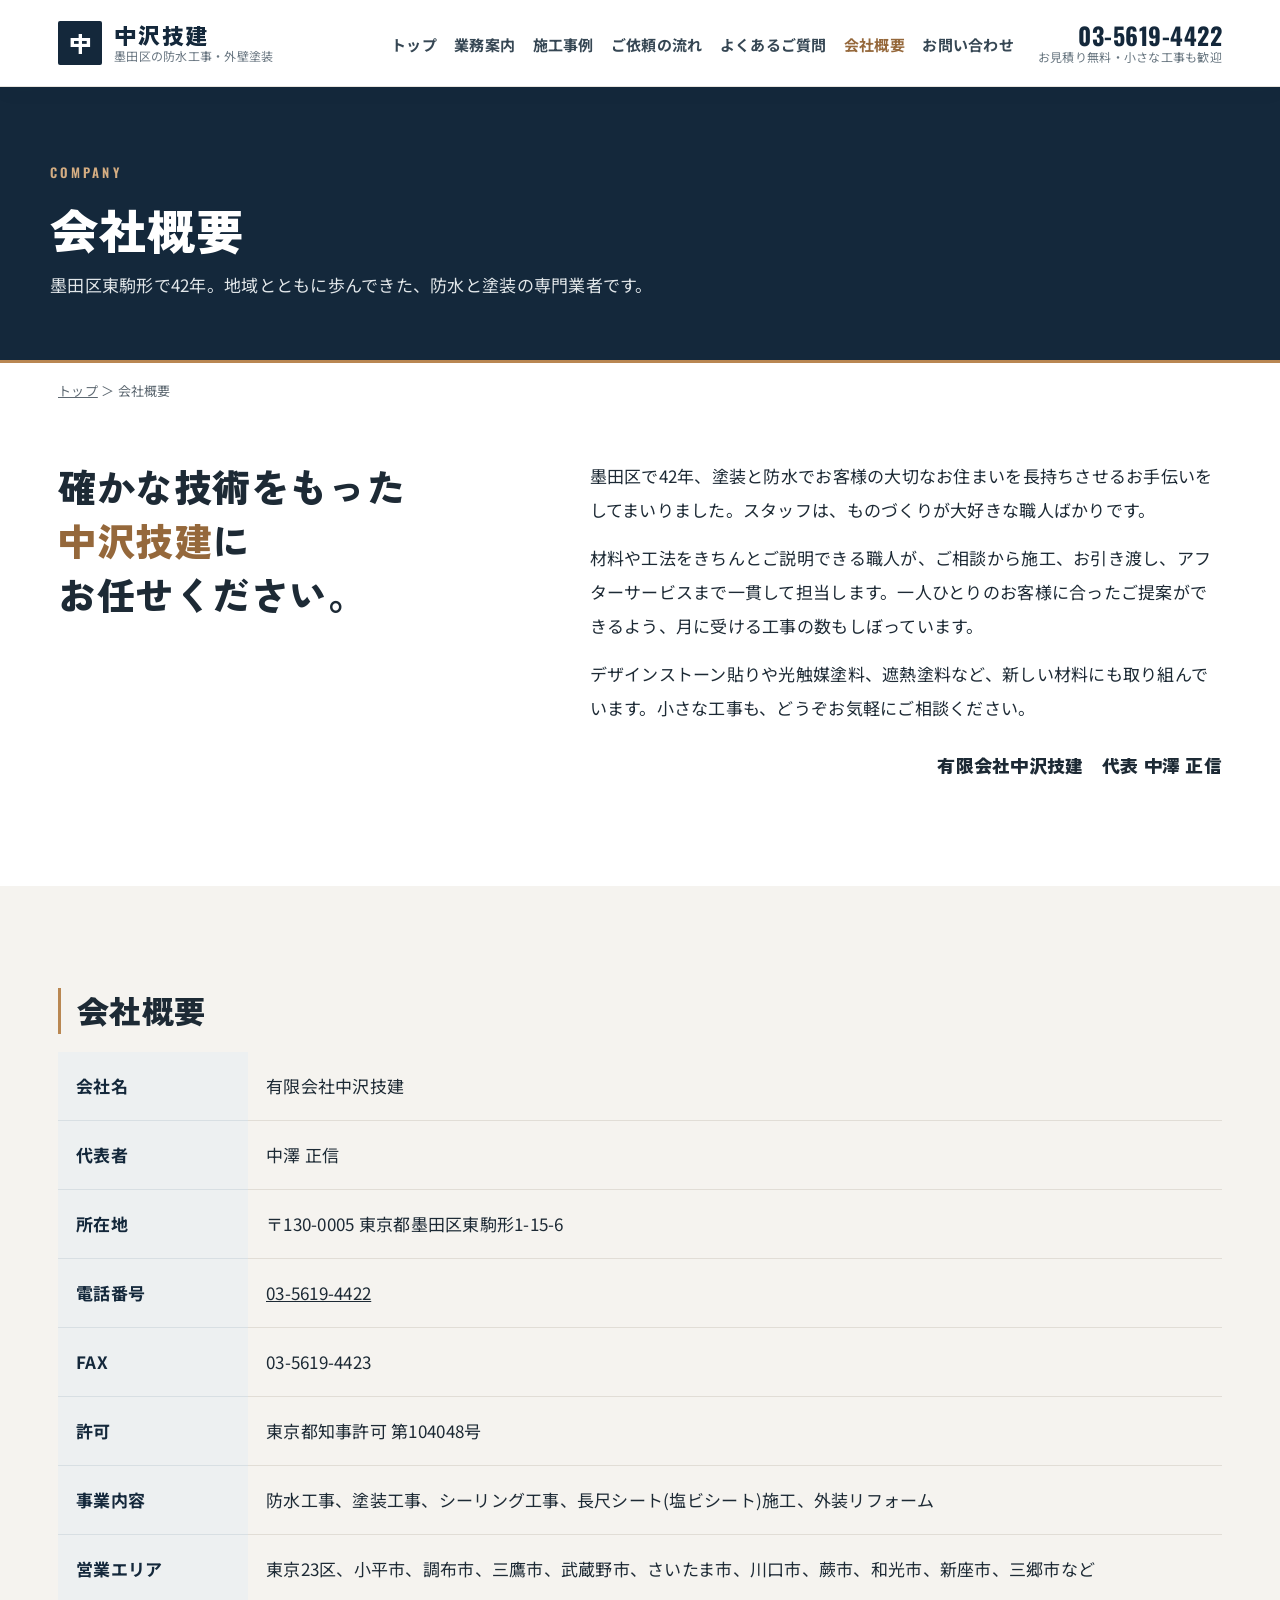
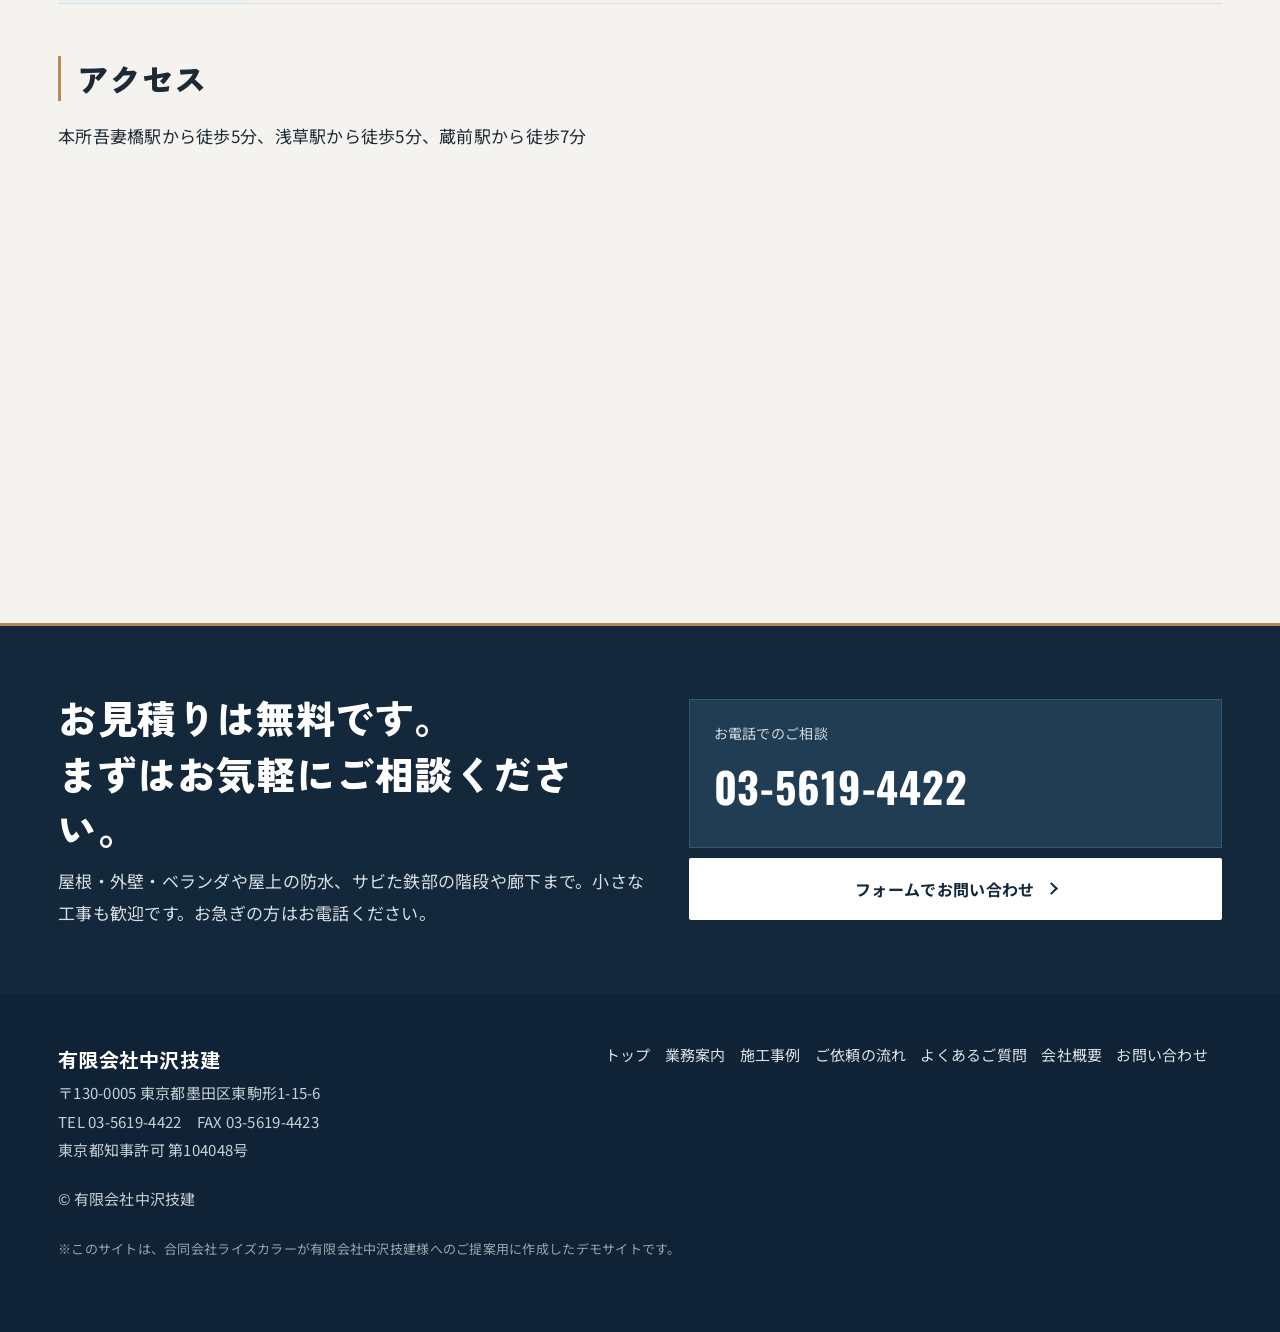
<file: company.html>
<!doctype html>
<html lang="ja">
<head>
<meta charset="utf-8">
<meta name="viewport" content="width=device-width, initial-scale=1">
<meta name="robots" content="noindex, nofollow">
<title>会社概要・ごあいさつ｜有限会社中沢技建</title>
<meta name="description" content="有限会社中沢技建(代表 中澤正信)の会社概要とごあいさつ。墨田区東駒形、本所吾妻橋駅・浅草駅から徒歩5分。">
<link rel="preconnect" href="https://fonts.googleapis.com"><link rel="preconnect" href="https://fonts.gstatic.com" crossorigin>
<link href="https://fonts.googleapis.com/css2?family=Noto+Sans+JP:wght@400;500;700&family=Zen+Kaku+Gothic+New:wght@700;900&family=Oswald:wght@600;700&display=swap" rel="stylesheet">
<link rel="stylesheet" href="style.css">
<script type="application/ld+json">
{"@context":"https://schema.org","@type":"HousePainter","name":"有限会社中沢技建","url":"https://www.nakazawagiken.com/","telephone":"+81-3-5619-4422","faxNumber":"+81-3-5619-4423",
"founder":{"@type":"Person","name":"中澤 正信"},
"address":{"@type":"PostalAddress","addressRegion":"東京都","addressLocality":"墨田区","streetAddress":"東駒形1-15-6","addressCountry":"JP"},
"areaServed":["東京都23区","小平市","調布市","三鷹市","武蔵野市","さいたま市","川口市","蕨市","和光市","新座市","三郷市"],
"description":"東京都墨田区で42年。防水工事、外壁塗装、屋根塗装、鉄部・廊下・階段の塗装、シーリング、長尺シート施工、外装リフォームの専門業者。"}
</script>
</head>
<body>
<header><div class="w hd">
<a class="logo" href="index.html"><span class="mk">中</span><span><b>中沢技建</b><small>墨田区の防水工事・外壁塗装</small></span></a>
<nav id="gn"><ul><li><a href="index.html">トップ</a></li><li><a href="service.html">業務案内</a></li><li><a href="works.html">施工事例</a></li><li><a href="flow.html">ご依頼の流れ</a></li><li><a href="faq.html">よくあるご質問</a></li><li><a href="company.html" class=on>会社概要</a></li><li><a href="contact.html">お問い合わせ</a></li></ul></nav>
<div class="htel"><a href="tel:0356194422">03-5619-4422</a><small>お見積り無料・小さな工事も歓迎</small></div>
<button class="mb" aria-label="メニュー" onclick="document.getElementById('gn').classList.toggle('open')"><span></span><span></span><span></span></button>
</div></header>
<main>
<section class="phero"><img src="https://images.unsplash.com/photo-1757970326337-95d7cca56fa1?auto=format&fit=crop&w=1800&q=70" alt="" onerror="this.remove()"><div class="w"><span class="en">COMPANY</span><h1>会社概要</h1><p>墨田区東駒形で42年。地域とともに歩んできた、防水と塗装の専門業者です。</p></div></section>
<div class="hz"></div>
<div class="w crumb"><a href="index.html">トップ</a> ＞ 会社概要</div>
<section class="sec" style="padding-top:40px"><div class="w greet">
<h2>確かな技術をもった<br><em>中沢技建</em>に<br>お任せください。</h2>
<div><p>墨田区で42年、塗装と防水でお客様の大切なお住まいを長持ちさせるお手伝いをしてまいりました。スタッフは、ものづくりが大好きな職人ばかりです。</p>
<p>材料や工法をきちんとご説明できる職人が、ご相談から施工、お引き渡し、アフターサービスまで一貫して担当します。一人ひとりのお客様に合ったご提案ができるよう、月に受ける工事の数もしぼっています。</p>
<p>デザインストーン貼りや光触媒塗料、遮熱塗料など、新しい材料にも取り組んでいます。小さな工事も、どうぞお気軽にご相談ください。</p>
<p class="sign">有限会社中沢技建　代表 中澤 正信</p></div>
</div></section>
<section class="sec pp"><div class="w prose">
<h2>会社概要</h2>
<table class="tb">
<tr><th>会社名</th><td>有限会社中沢技建</td></tr>
<tr><th>代表者</th><td>中澤 正信</td></tr>
<tr><th>所在地</th><td>〒130-0005 東京都墨田区東駒形1-15-6</td></tr>
<tr><th>電話番号</th><td><a href="tel:0356194422">03-5619-4422</a></td></tr>
<tr><th>FAX</th><td>03-5619-4423</td></tr>
<tr><th>許可</th><td>東京都知事許可 第104048号</td></tr>
<tr><th>事業内容</th><td>防水工事、塗装工事、シーリング工事、長尺シート(塩ビシート)施工、外装リフォーム</td></tr>
<tr><th>営業エリア</th><td>東京23区、小平市、調布市、三鷹市、武蔵野市、さいたま市、川口市、蕨市、和光市、新座市、三郷市など</td></tr>
</table>
<h2>アクセス</h2>
<p>本所吾妻橋駅から徒歩5分、浅草駅から徒歩5分、蔵前駅から徒歩7分</p>
<iframe class="map" loading="lazy" title="中沢技建の地図" src="https://www.google.com/maps?q=%E6%9D%B1%E4%BA%AC%E9%83%BD%E5%A2%A8%E7%94%B0%E5%8C%BA%E6%9D%B1%E9%A7%92%E5%BD%A21-15-6&output=embed"></iframe>
</div></section>
</main>
<div class="hz"></div>
<section class="ctab"><div class="w">
<div><h2>お見積りは無料です。<br>まずはお気軽にご相談ください。</h2><p>屋根・外壁・ベランダや屋上の防水、サビた鉄部の階段や廊下まで。小さな工事も歓迎です。お急ぎの方はお電話ください。</p></div>
<div><a class="tel" href="tel:0356194422"><small>お電話でのご相談</small><b>03-5619-4422</b></a><a class="btn btn-w" href="contact.html">フォームでお問い合わせ</a></div>
</div></section>
<footer><div class="w"><div class="f">
<div><b>有限会社中沢技建</b><br>〒130-0005 東京都墨田区東駒形1-15-6<br>TEL 03-5619-4422　FAX 03-5619-4423<br>東京都知事許可 第104048号</div>
<div class="lk"><a href="index.html">トップ</a><a href="service.html">業務案内</a><a href="works.html">施工事例</a><a href="flow.html">ご依頼の流れ</a><a href="faq.html">よくあるご質問</a><a href="company.html">会社概要</a><a href="contact.html">お問い合わせ</a></div>
</div>
<p style="margin-top:20px">© 有限会社中沢技建</p>
<p class="demo">※このサイトは、合同会社ライズカラーが有限会社中沢技建様へのご提案用に作成したデモサイトです。</p>
</div></footer>
<div class="cb"><a class="t" href="tel:0356194422"><small>タップでかけられます</small>電話する</a><a class="m" href="contact.html"><small>無料</small>お見積り</a></div>
<!-- Cloudflare Web Analytics --><script defer src='https://static.cloudflareinsights.com/beacon.min.js' data-cf-beacon='{"token": "66a2b055c38a48da9c19547b0177c091"}'></script><!-- End Cloudflare Web Analytics -->
</body>
</html>
</file>
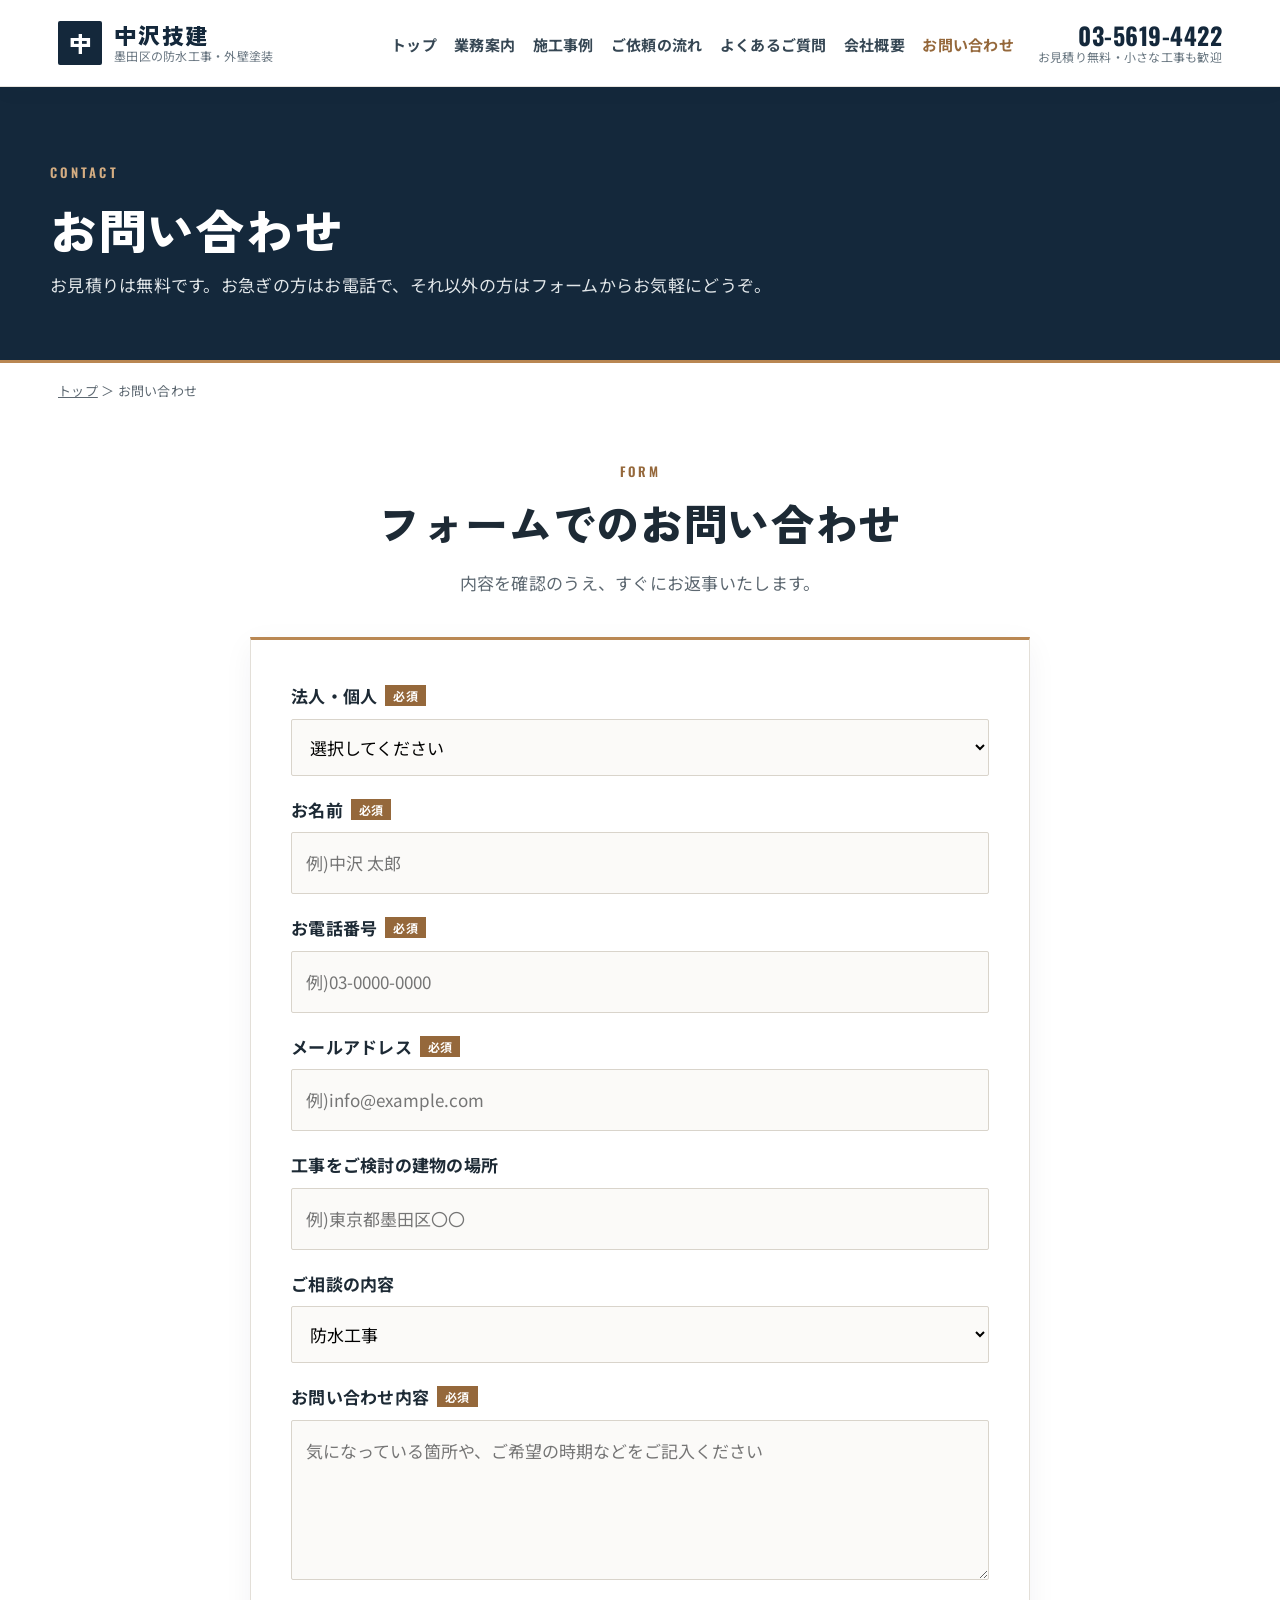
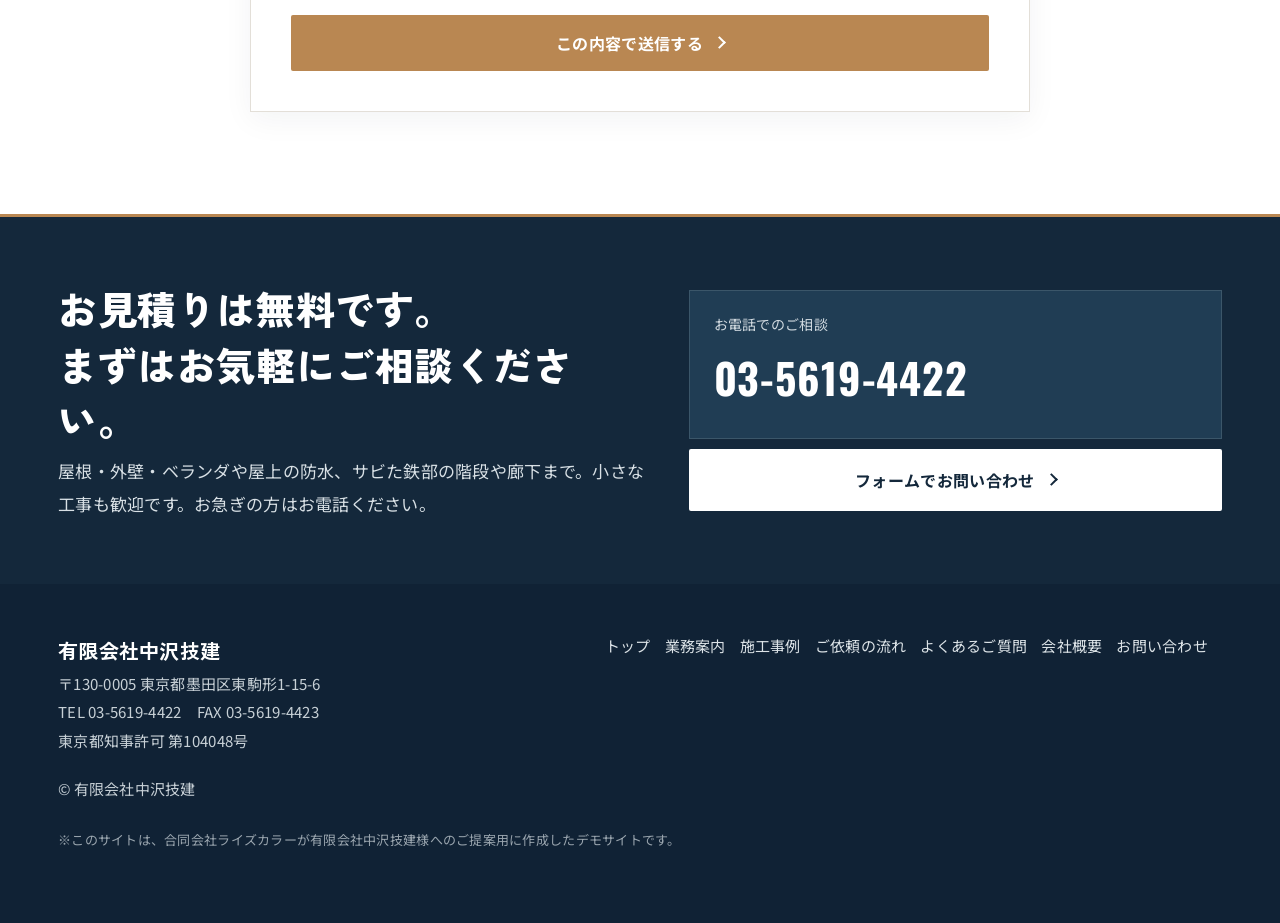
<file: contact.html>
<!doctype html>
<html lang="ja">
<head>
<meta charset="utf-8">
<meta name="viewport" content="width=device-width, initial-scale=1">
<meta name="robots" content="noindex, nofollow">
<title>お問い合わせ・無料見積り｜有限会社中沢技建</title>
<meta name="description" content="有限会社中沢技建へのお問い合わせ。電話 03-5619-4422、FAX 03-5619-4423。お見積り無料、小さな工事も歓迎。">
<link rel="preconnect" href="https://fonts.googleapis.com"><link rel="preconnect" href="https://fonts.gstatic.com" crossorigin>
<link href="https://fonts.googleapis.com/css2?family=Noto+Sans+JP:wght@400;500;700&family=Zen+Kaku+Gothic+New:wght@700;900&family=Oswald:wght@600;700&display=swap" rel="stylesheet">
<link rel="stylesheet" href="style.css">
<script type="application/ld+json">
{"@context":"https://schema.org","@type":"HousePainter","name":"有限会社中沢技建","url":"https://www.nakazawagiken.com/","telephone":"+81-3-5619-4422","faxNumber":"+81-3-5619-4423",
"founder":{"@type":"Person","name":"中澤 正信"},
"address":{"@type":"PostalAddress","addressRegion":"東京都","addressLocality":"墨田区","streetAddress":"東駒形1-15-6","addressCountry":"JP"},
"areaServed":["東京都23区","小平市","調布市","三鷹市","武蔵野市","さいたま市","川口市","蕨市","和光市","新座市","三郷市"],
"description":"東京都墨田区で42年。防水工事、外壁塗装、屋根塗装、鉄部・廊下・階段の塗装、シーリング、長尺シート施工、外装リフォームの専門業者。"}
</script>
</head>
<body>
<header><div class="w hd">
<a class="logo" href="index.html"><span class="mk">中</span><span><b>中沢技建</b><small>墨田区の防水工事・外壁塗装</small></span></a>
<nav id="gn"><ul><li><a href="index.html">トップ</a></li><li><a href="service.html">業務案内</a></li><li><a href="works.html">施工事例</a></li><li><a href="flow.html">ご依頼の流れ</a></li><li><a href="faq.html">よくあるご質問</a></li><li><a href="company.html">会社概要</a></li><li><a href="contact.html" class=on>お問い合わせ</a></li></ul></nav>
<div class="htel"><a href="tel:0356194422">03-5619-4422</a><small>お見積り無料・小さな工事も歓迎</small></div>
<button class="mb" aria-label="メニュー" onclick="document.getElementById('gn').classList.toggle('open')"><span></span><span></span><span></span></button>
</div></header>
<main>
<section class="phero"><img src="https://images.unsplash.com/photo-1777104247068-ad8c489cd9e9?auto=format&fit=crop&w=1800&q=70" alt="" onerror="this.remove()"><div class="w"><span class="en">CONTACT</span><h1>お問い合わせ</h1><p>お見積りは無料です。お急ぎの方はお電話で、それ以外の方はフォームからお気軽にどうぞ。</p></div></section>
<div class="hz"></div>
<div class="w crumb"><a href="index.html">トップ</a> ＞ お問い合わせ</div>
<section class="sec" style="padding-top:40px"><div class="w">
<div class="hd2 c"><span class="en">Form</span><h2>フォームでのお問い合わせ</h2><p>内容を確認のうえ、すぐにお返事いたします。</p></div>
<form class="form" onsubmit="alert('デモのため送信されません。');return false;">
<label>法人・個人<em>必須</em></label><select required><option value="">選択してください</option><option>個人</option><option>法人</option></select>
<label>お名前<em>必須</em></label><input required placeholder="例)中沢 太郎">
<label>お電話番号<em>必須</em></label><input type="tel" required placeholder="例)03-0000-0000">
<label>メールアドレス<em>必須</em></label><input type="email" required placeholder="例)info@example.com">
<label>工事をご検討の建物の場所</label><input placeholder="例)東京都墨田区〇〇">
<label>ご相談の内容</label><select><option>防水工事</option><option>外壁塗装</option><option>屋根塗装</option><option>鉄部・廊下・階段</option><option>シーリング</option><option>長尺シート</option><option>その他</option></select>
<label>お問い合わせ内容<em>必須</em></label><textarea required placeholder="気になっている箇所や、ご希望の時期などをご記入ください"></textarea>
<button class="btn btn-o" type="submit">この内容で送信する</button>
</form>
</div></section>
</main>
<div class="hz"></div>
<section class="ctab"><div class="w">
<div><h2>お見積りは無料です。<br>まずはお気軽にご相談ください。</h2><p>屋根・外壁・ベランダや屋上の防水、サビた鉄部の階段や廊下まで。小さな工事も歓迎です。お急ぎの方はお電話ください。</p></div>
<div><a class="tel" href="tel:0356194422"><small>お電話でのご相談</small><b>03-5619-4422</b></a><a class="btn btn-w" href="contact.html">フォームでお問い合わせ</a></div>
</div></section>
<footer><div class="w"><div class="f">
<div><b>有限会社中沢技建</b><br>〒130-0005 東京都墨田区東駒形1-15-6<br>TEL 03-5619-4422　FAX 03-5619-4423<br>東京都知事許可 第104048号</div>
<div class="lk"><a href="index.html">トップ</a><a href="service.html">業務案内</a><a href="works.html">施工事例</a><a href="flow.html">ご依頼の流れ</a><a href="faq.html">よくあるご質問</a><a href="company.html">会社概要</a><a href="contact.html">お問い合わせ</a></div>
</div>
<p style="margin-top:20px">© 有限会社中沢技建</p>
<p class="demo">※このサイトは、合同会社ライズカラーが有限会社中沢技建様へのご提案用に作成したデモサイトです。</p>
</div></footer>
<div class="cb"><a class="t" href="tel:0356194422"><small>タップでかけられます</small>電話する</a><a class="m" href="contact.html"><small>無料</small>お見積り</a></div>
<!-- Cloudflare Web Analytics --><script defer src='https://static.cloudflareinsights.com/beacon.min.js' data-cf-beacon='{"token": "66a2b055c38a48da9c19547b0177c091"}'></script><!-- End Cloudflare Web Analytics -->
</body>
</html>
</file>
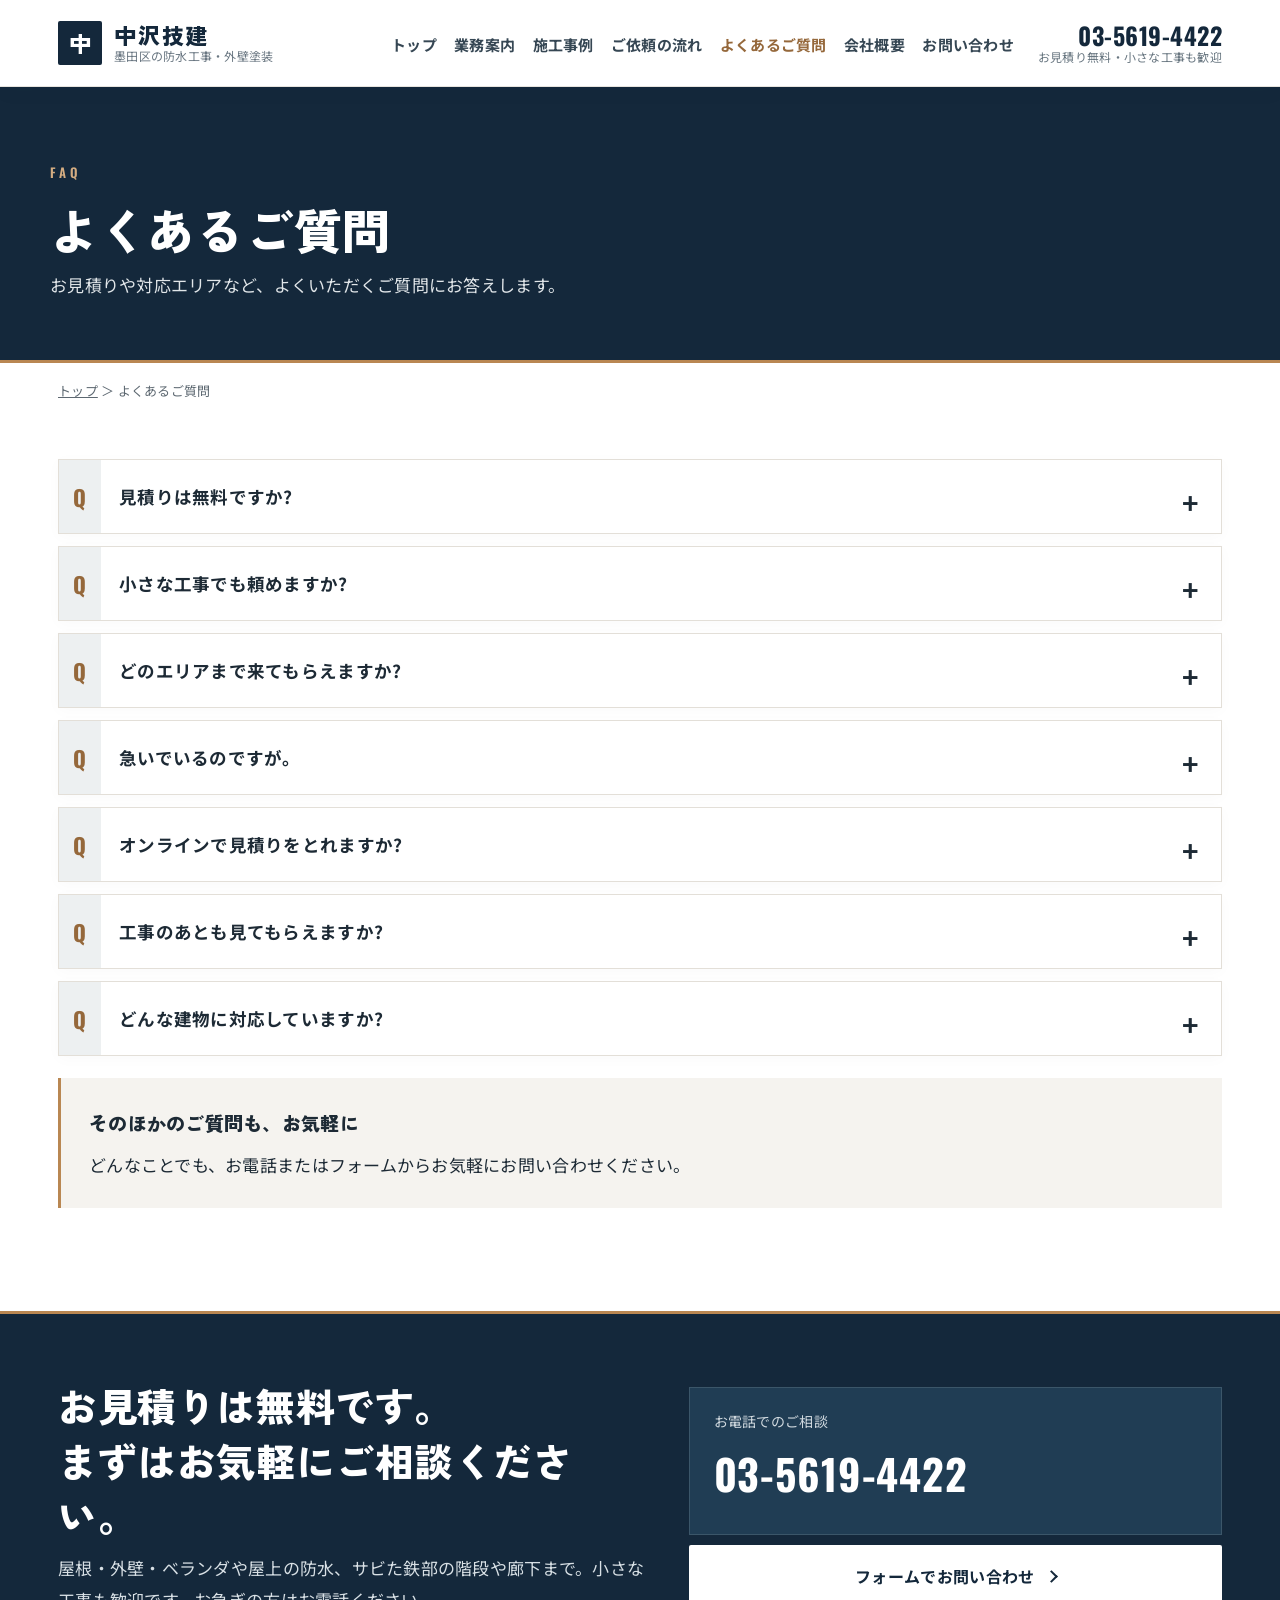
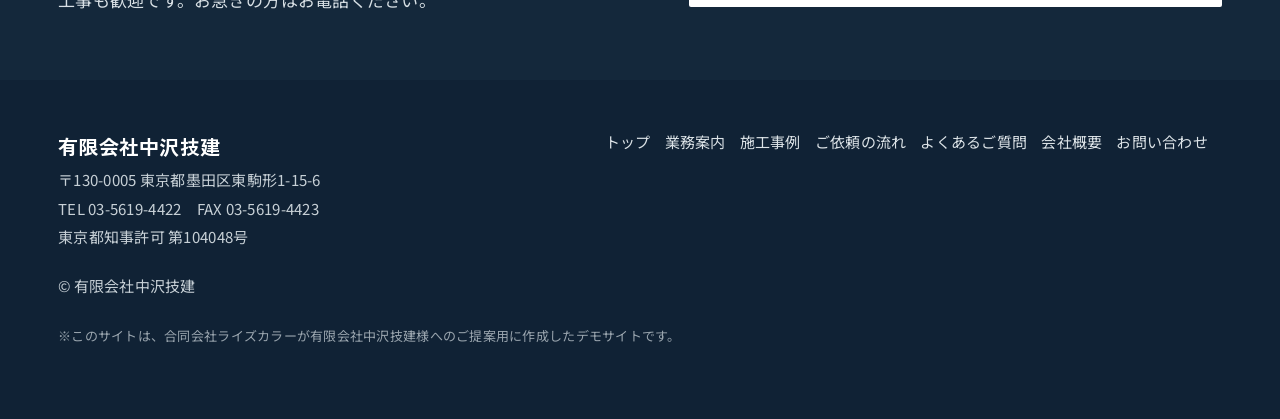
<file: faq.html>
<!doctype html>
<html lang="ja">
<head>
<meta charset="utf-8">
<meta name="viewport" content="width=device-width, initial-scale=1">
<meta name="robots" content="noindex, nofollow">
<title>よくあるご質問｜有限会社中沢技建</title>
<meta name="description" content="見積りは無料?小さな工事も頼める?対応エリアは?など、墨田区の中沢技建によくいただくご質問。">
<link rel="preconnect" href="https://fonts.googleapis.com"><link rel="preconnect" href="https://fonts.gstatic.com" crossorigin>
<link href="https://fonts.googleapis.com/css2?family=Noto+Sans+JP:wght@400;500;700&family=Zen+Kaku+Gothic+New:wght@700;900&family=Oswald:wght@600;700&display=swap" rel="stylesheet">
<link rel="stylesheet" href="style.css">
<script type="application/ld+json">
{"@context":"https://schema.org","@type":"HousePainter","name":"有限会社中沢技建","url":"https://www.nakazawagiken.com/","telephone":"+81-3-5619-4422","faxNumber":"+81-3-5619-4423",
"founder":{"@type":"Person","name":"中澤 正信"},
"address":{"@type":"PostalAddress","addressRegion":"東京都","addressLocality":"墨田区","streetAddress":"東駒形1-15-6","addressCountry":"JP"},
"areaServed":["東京都23区","小平市","調布市","三鷹市","武蔵野市","さいたま市","川口市","蕨市","和光市","新座市","三郷市"],
"description":"東京都墨田区で42年。防水工事、外壁塗装、屋根塗装、鉄部・廊下・階段の塗装、シーリング、長尺シート施工、外装リフォームの専門業者。"}
</script>
</head>
<body>
<header><div class="w hd">
<a class="logo" href="index.html"><span class="mk">中</span><span><b>中沢技建</b><small>墨田区の防水工事・外壁塗装</small></span></a>
<nav id="gn"><ul><li><a href="index.html">トップ</a></li><li><a href="service.html">業務案内</a></li><li><a href="works.html">施工事例</a></li><li><a href="flow.html">ご依頼の流れ</a></li><li><a href="faq.html" class=on>よくあるご質問</a></li><li><a href="company.html">会社概要</a></li><li><a href="contact.html">お問い合わせ</a></li></ul></nav>
<div class="htel"><a href="tel:0356194422">03-5619-4422</a><small>お見積り無料・小さな工事も歓迎</small></div>
<button class="mb" aria-label="メニュー" onclick="document.getElementById('gn').classList.toggle('open')"><span></span><span></span><span></span></button>
</div></header>
<main>
<section class="phero"><img src="https://images.unsplash.com/photo-1525909002-1b05e0c869d8?auto=format&fit=crop&w=1800&q=70" alt="" onerror="this.remove()"><div class="w"><span class="en">FAQ</span><h1>よくあるご質問</h1><p>お見積りや対応エリアなど、よくいただくご質問にお答えします。</p></div></section>
<div class="hz"></div>
<div class="w crumb"><a href="index.html">トップ</a> ＞ よくあるご質問</div>
<section class="sec" style="padding-top:40px"><div class="w prose" style="margin:0 auto">
<div class="faq"><details><summary>見積りは無料ですか?</summary><div class="a">はい、無料です。お問い合わせフォームまたはお電話(03-5619-4422)でお気軽にご依頼ください。</div></details><details><summary>小さな工事でも頼めますか?</summary><div class="a">はい、小規模な工事も歓迎しています。部分的な補修やサビ止めなども、お気軽にご相談ください。</div></details><details><summary>どのエリアまで来てもらえますか?</summary><div class="a">東京23区のほか、小平市・調布市・三鷹市・武蔵野市、さいたま市・川口市・蕨市・和光市・新座市・三郷市などに対応しています。</div></details><details><summary>急いでいるのですが。</summary><div class="a">お急ぎの方は、フォームよりもお電話でのご連絡がおすすめです。</div></details><details><summary>オンラインで見積りをとれますか?</summary><div class="a">はい。戸建て、小さなビル、マンションなどの外壁塗装・屋根塗装・ベランダや屋上の防水について、オンラインでお見積りをご依頼いただけます。明細書、使用する材料と価格、工事費、塗装の仕様書(工程と材料)までお出しします。</div></details><details><summary>工事のあとも見てもらえますか?</summary><div class="a">はい。ご相談から施工、お引き渡し、アフターサービスまで一貫して対応しています。</div></details><details><summary>どんな建物に対応していますか?</summary><div class="a">戸建て住宅、ビル、マンション、アパート、店舗など、規模を問わず対応しています。</div></details></div>
<div class="box"><b class="t">そのほかのご質問も、お気軽に</b>どんなことでも、お電話またはフォームからお気軽にお問い合わせください。</div>
</div></section>
</main>
<div class="hz"></div>
<section class="ctab"><div class="w">
<div><h2>お見積りは無料です。<br>まずはお気軽にご相談ください。</h2><p>屋根・外壁・ベランダや屋上の防水、サビた鉄部の階段や廊下まで。小さな工事も歓迎です。お急ぎの方はお電話ください。</p></div>
<div><a class="tel" href="tel:0356194422"><small>お電話でのご相談</small><b>03-5619-4422</b></a><a class="btn btn-w" href="contact.html">フォームでお問い合わせ</a></div>
</div></section>
<footer><div class="w"><div class="f">
<div><b>有限会社中沢技建</b><br>〒130-0005 東京都墨田区東駒形1-15-6<br>TEL 03-5619-4422　FAX 03-5619-4423<br>東京都知事許可 第104048号</div>
<div class="lk"><a href="index.html">トップ</a><a href="service.html">業務案内</a><a href="works.html">施工事例</a><a href="flow.html">ご依頼の流れ</a><a href="faq.html">よくあるご質問</a><a href="company.html">会社概要</a><a href="contact.html">お問い合わせ</a></div>
</div>
<p style="margin-top:20px">© 有限会社中沢技建</p>
<p class="demo">※このサイトは、合同会社ライズカラーが有限会社中沢技建様へのご提案用に作成したデモサイトです。</p>
</div></footer>
<div class="cb"><a class="t" href="tel:0356194422"><small>タップでかけられます</small>電話する</a><a class="m" href="contact.html"><small>無料</small>お見積り</a></div>
<!-- Cloudflare Web Analytics --><script defer src='https://static.cloudflareinsights.com/beacon.min.js' data-cf-beacon='{"token": "66a2b055c38a48da9c19547b0177c091"}'></script><!-- End Cloudflare Web Analytics -->
</body>
</html>
</file>
<file: style.css>
:root{--k:#141619;--k2:#1f2328;--k3:#2b3037;--st:#9aa2ab;--o:#ff6b1a;--od:#e2550a;--pp:#f4f2ee;--ink:#1b1d20;--mut:#5d636b;--line:#dedad3;
--h:"Zen Kaku Gothic New","Hiragino Kaku Gothic ProN",sans-serif;--b:"Noto Sans JP","Hiragino Kaku Gothic ProN","Yu Gothic",sans-serif;--en:"Oswald","Arial Narrow",sans-serif}
*{box-sizing:border-box;margin:0;padding:0}
html{scroll-behavior:smooth;scroll-padding-top:88px;overflow-x:clip}
body{font-family:var(--b);font-size:18px;line-height:1.95;color:var(--ink);background:#fff;-webkit-text-size-adjust:100%}
img{max-width:100%;display:block}a{color:inherit}
.w{max-width:1160px;margin:0 auto;padding:0 20px}
h1,h2,h3{font-family:var(--h);font-weight:900;line-height:1.45;letter-spacing:.03em}
.sec{padding:100px 0}.sec.pp{background:var(--pp)}.sec.dk{background:var(--k);color:#fff}
.hz{height:10px;background:repeating-linear-gradient(-45deg,var(--o) 0 18px,var(--k) 18px 36px)}
.hd2{margin-bottom:52px}
.hd2 .en{display:block;font-family:var(--en);font-weight:600;color:var(--o);letter-spacing:.25em;font-size:15px;text-transform:uppercase}
.hd2 h2{font-size:clamp(30px,4.6vw,46px);margin-top:4px}
.hd2 p{margin-top:14px;color:var(--mut);max-width:760px}
.dk .hd2 p{color:#c9ced4}
.hd2.c{text-align:center}.hd2.c p{margin-left:auto;margin-right:auto}
.btn{display:inline-flex;align-items:center;justify-content:center;gap:12px;text-decoration:none;font-weight:700;padding:18px 34px;font-size:18px;transition:.2s;border:0;cursor:pointer;font-family:var(--b);clip-path:polygon(0 0,calc(100% - 14px) 0,100% 14px,100% 100%,14px 100%,0 calc(100% - 14px))}
.btn-o{background:var(--o);color:#fff}.btn-o:hover{background:var(--od)}
.btn-k{background:var(--k);color:#fff}.btn-k:hover{background:var(--k3)}
.btn-w{background:#fff;color:var(--k)}
.btn::after{content:"";width:8px;height:8px;border:solid currentColor;border-width:2px 2px 0 0;transform:rotate(45deg)}
.ph{background:#e9e6e0;overflow:hidden}.ph img{width:100%;height:100%;object-fit:cover}
.ph.noimg{background:repeating-linear-gradient(-45deg,#e9e6e0 0 14px,#e1ddd5 14px 28px)}.ph.noimg img{visibility:hidden}
/* header */
header{position:sticky;top:0;z-index:50;background:var(--k);color:#fff;border-bottom:3px solid var(--o)}
.hd{display:flex;align-items:center;gap:22px;height:78px}
.logo{display:flex;align-items:center;gap:12px;text-decoration:none;margin-right:auto}
.logo .mk{width:46px;height:46px;background:var(--o);color:#fff;display:grid;place-items:center;font-family:var(--h);font-weight:900;font-size:24px;clip-path:polygon(0 0,100% 0,100% 72%,72% 100%,0 100%)}
.logo b{display:block;font-family:var(--h);font-weight:900;font-size:23px;line-height:1.2;letter-spacing:.08em}
.logo small{display:block;font-size:12px;color:var(--st);line-height:1.4;white-space:nowrap}
nav ul{display:flex;list-style:none;gap:22px;white-space:nowrap}
nav a{text-decoration:none;font-weight:700;font-size:15.5px;color:#e8eaed}nav a:hover,nav a.on{color:var(--o)}
.htel{line-height:1.2;white-space:nowrap;text-align:right}
.htel a{font-family:var(--en);font-weight:700;font-size:26px;text-decoration:none;color:#fff;letter-spacing:.02em}
.htel small{display:block;font-size:12px;color:var(--st)}
.mb{display:none;width:48px;height:48px;background:none;border:0;cursor:pointer}
.mb span{display:block;width:26px;height:2px;background:#fff;margin:6px auto}
@media(max-width:1180px){
 .mb{display:block}
 nav{position:fixed;top:81px;left:0;right:0;background:var(--k);transform:translateY(-130%);transition:.25s;z-index:40;box-shadow:0 12px 24px rgba(0,0,0,.3)}
 nav.open{transform:none}nav ul{flex-direction:column;gap:0;padding:6px 20px 18px}nav li{border-bottom:1px solid var(--k3)}
 nav a{display:block;padding:14px 4px;font-size:18px}
}
@media(max-width:640px){.htel{display:none}.logo small{display:none}}
/* hero */
.hero{position:relative;background:var(--k);color:#fff;overflow:hidden;min-height:min(86vh,740px);display:flex;align-items:center}
.hero .bg{position:absolute;inset:0;width:100%;height:100%;object-fit:cover;filter:grayscale(.6) contrast(1.05) brightness(.55)}
.hero::before{content:"";position:absolute;inset:0;background:linear-gradient(100deg,rgba(20,22,25,.95) 0%,rgba(20,22,25,.82) 45%,rgba(20,22,25,.35) 100%);z-index:1}
.hero::after{content:"";position:absolute;right:-8%;top:0;bottom:0;width:38%;background:var(--o);opacity:.92;clip-path:polygon(35% 0,100% 0,100% 100%,0 100%);z-index:1;mix-blend-mode:multiply}
.hero .w{position:relative;z-index:2;padding-top:70px;padding-bottom:80px;width:100%}
.hero .tag{display:inline-block;gap:10px;align-items:center;font-weight:700;font-size:16px;letter-spacing:.1em;border-left:5px solid var(--o);padding-left:12px}
.hero h1 .ln{white-space:nowrap}
.hero h1{font-size:clamp(30px,8.2vw,84px);line-height:1.22;margin:24px 0 22px;letter-spacing:.02em}
.hero h1 em{font-style:normal;color:var(--o)}
.hero p{font-size:clamp(17px,2vw,20px);max-width:640px;color:#e3e6ea}
.hero .cta{display:flex;flex-wrap:wrap;gap:14px;margin-top:36px}
.hero .years{position:absolute;z-index:2;right:max(20px,calc((100vw - 1160px)/2));bottom:48px;text-align:right;font-family:var(--en);line-height:.9}
.hero .years b{display:block;font-size:clamp(90px,13vw,170px);font-weight:700;color:#fff}
.hero .years small{display:block;font-family:var(--h);font-size:18px;font-weight:900;letter-spacing:.2em;margin-top:10px}
@media(max-width:860px){.hero::after{display:none}.hero .years{position:static;text-align:left;margin-top:30px}.hero .years b{font-size:84px}}
.stats{background:var(--k2);color:#fff}
.stats ul{list-style:none;display:grid;grid-template-columns:repeat(4,1fr)}
.stats li{padding:26px 16px;border-left:1px solid var(--k3);line-height:1.5}
.stats li:first-child{border-left:0}.stats b{display:block;font-family:var(--h);font-size:22px;color:var(--o)}
.stats span{font-size:15px;color:#c9ced4}
@media(max-width:800px){.stats ul{grid-template-columns:1fr 1fr}.stats li:nth-child(3){border-left:0}.stats li{border-top:1px solid var(--k3)}}
/* split feature */
.feat{display:grid;grid-template-columns:1.05fr 1fr;gap:56px;align-items:center}
.feat .ph{aspect-ratio:4/3;position:relative}
.feat .fr{position:relative}.feat .fr::before{content:"";position:absolute;left:-16px;top:-16px;width:40%;height:40%;border-left:6px solid var(--o);border-top:6px solid var(--o)}
.feat h3{font-size:clamp(26px,3.4vw,36px);margin-bottom:16px}
.feat p+p{margin-top:14px}
@media(max-width:900px){.feat{grid-template-columns:1fr;gap:30px}}
/* points */
.pts{display:grid;grid-template-columns:repeat(3,1fr);gap:2px;background:var(--k3)}
.pt{background:var(--k);padding:40px 32px}
.pt h3{font-size:23px;margin-bottom:12px;padding-top:16px;border-top:4px solid var(--o);display:inline-block}
.pt p{color:#c9ced4;font-size:16.5px;line-height:1.85}
@media(max-width:900px){.pts{grid-template-columns:1fr}}
/* service cards */
.svcs{display:grid;grid-template-columns:repeat(3,1fr);gap:24px}
.sv{background:#fff;text-decoration:none;display:block;border:1px solid var(--line);transition:.2s;position:relative}
.sv:hover{transform:translateY(-4px);box-shadow:0 14px 30px rgba(0,0,0,.12)}
.sv .ph{aspect-ratio:16/10}.sv .c{padding:22px 24px 26px}
.sv h3{font-size:22px}.sv p{font-size:15.5px;color:var(--mut);line-height:1.75;margin-top:6px}
.sv .go{display:inline-block;margin-top:10px;font-weight:700;color:var(--od);font-size:15px}
@media(max-width:900px){.svcs{grid-template-columns:1fr 1fr}}@media(max-width:560px){.svcs{grid-template-columns:1fr}}
.more{margin-top:40px;text-align:center}
/* check */
.chks{display:grid;grid-template-columns:1fr 1fr;gap:24px}
.chk{background:#fff;padding:34px;border-top:6px solid var(--o)}
.chk h3{font-size:24px;margin-bottom:14px}
.chk ul{list-style:none;display:grid;gap:10px}
.chk li{padding-left:36px;position:relative;font-size:17px}
.chk li::before{content:"";position:absolute;left:0;top:.35em;width:22px;height:22px;background:var(--k)}
.chk li::after{content:"";position:absolute;left:7px;top:.5em;width:7px;height:12px;border:solid var(--o);border-width:0 3px 3px 0;transform:rotate(45deg)}
@media(max-width:860px){.chks{grid-template-columns:1fr}}
/* works */
.wk{display:grid;grid-template-columns:repeat(3,1fr);gap:20px}
.wk figure{position:relative}.wk .ph{aspect-ratio:4/3}
.wk figcaption{background:var(--k);color:#fff;padding:14px 16px;font-size:15.5px;line-height:1.6}
.wk figcaption b{display:block;color:var(--o);font-size:13px;letter-spacing:.1em}
@media(max-width:860px){.wk{grid-template-columns:1fr 1fr}}@media(max-width:520px){.wk{grid-template-columns:1fr}}
/* steps */
.steps{list-style:none;counter-reset:s;display:grid;gap:22px}
.steps li{display:grid;grid-template-columns:110px 300px 1fr;gap:28px;align-items:center;background:#fff;border:1px solid var(--line);padding:24px;counter-increment:s}
.steps li::before{content:counter(s,decimal-leading-zero);font-family:var(--en);font-size:64px;font-weight:700;color:var(--o);line-height:1}
.steps .ph{aspect-ratio:4/3}.steps h3{font-size:23px;margin-bottom:6px}
.steps li.nophoto{grid-template-columns:110px 1fr}
@media(max-width:860px){.steps li,.steps li.nophoto{grid-template-columns:1fr;gap:12px}.steps li::before{font-size:44px}}
/* page hero */
.phero{position:relative;background:var(--k);color:#fff;overflow:hidden}
.phero img{position:absolute;inset:0;width:100%;height:100%;object-fit:cover;opacity:.28;filter:grayscale(.7)}
.phero .w{position:relative;padding:70px 20px 62px}
.phero .en{font-family:var(--en);color:var(--o);letter-spacing:.25em;font-weight:600;font-size:15px}
.phero h1{font-size:clamp(32px,5.4vw,52px)}.phero p{color:#d5d9de;margin-top:6px;max-width:740px}
.crumb{font-size:14px;color:var(--mut);padding:14px 0}.crumb a{color:var(--mut)}
/* detail */
.dl{display:grid;grid-template-columns:1fr 1.2fr;gap:44px;align-items:center;padding:52px 0;border-bottom:1px solid var(--line);scroll-margin-top:96px}
.dl:nth-of-type(even) .ph{order:2}
.dl .ph{aspect-ratio:4/3}
.dl h3{font-size:32px}.dl .sub{color:var(--od);font-weight:700;margin:2px 0 12px}
.dl ul{list-style:none;display:flex;flex-wrap:wrap;gap:8px;margin-top:16px}
.dl li{background:var(--k);color:#fff;font-size:15px;font-weight:700;padding:5px 14px}
@media(max-width:860px){.dl{grid-template-columns:1fr;gap:20px}.dl:nth-of-type(even) .ph{order:0}}
.jump{display:flex;flex-wrap:wrap;gap:10px;margin-bottom:10px}
.jump a{border:2px solid var(--k);text-decoration:none;padding:8px 18px;font-weight:700;font-size:16px}
.jump a:hover{background:var(--k);color:#fff}
.prose{max-width:900px}
.prose h2{font-size:clamp(25px,3.6vw,34px);margin:58px 0 16px;padding-left:18px;border-left:8px solid var(--o)}
.prose h2:first-child{margin-top:0}.prose p+p{margin-top:14px}
.box{background:var(--pp);padding:28px 30px;margin-top:22px;border-left:6px solid var(--k)}
.box b.t{display:block;font-family:var(--h);font-size:21px;font-weight:900;margin-bottom:6px}
.box ul{list-style:none;margin-top:8px}.box li{padding-left:20px;position:relative}
.box li::before{content:"";position:absolute;left:0;top:.8em;width:9px;height:9px;background:var(--o)}
table.tb{width:100%;border-collapse:collapse;font-size:17px}
.tb th,.tb td{border-bottom:1px solid var(--line);padding:18px 16px;text-align:left;vertical-align:top}
.tb th{width:200px;background:var(--k);color:#fff;font-weight:700;border-bottom-color:var(--k3)}
@media(max-width:700px){.tb th{width:108px;padding:12px 10px}.tb td{padding:12px 10px}}
.faq details{border:1px solid var(--line);margin-bottom:12px;background:#fff}
.faq summary{list-style:none;cursor:pointer;padding:20px 56px 20px 64px;position:relative;font-weight:700}
.faq summary::-webkit-details-marker{display:none}
.faq summary::before{content:"Q";position:absolute;left:0;top:0;bottom:0;width:46px;display:grid;place-items:center;background:var(--k);color:var(--o);font-family:var(--en);font-size:22px}
.faq summary::after{content:"+";position:absolute;right:22px;top:14px;font-size:28px}
.faq details[open] summary::after{content:"−"}.faq .a{padding:0 26px 22px 64px}
.greet{display:grid;grid-template-columns:.85fr 1.15fr;gap:52px;align-items:start}
.greet h2{font-size:clamp(26px,3.6vw,38px)}.greet h2 em{font-style:normal;color:var(--o)}
.greet p+p{margin-top:14px}.greet .sign{text-align:right;margin-top:22px;font-family:var(--h);font-weight:900;font-size:21px}
@media(max-width:860px){.greet{grid-template-columns:1fr;gap:18px}}
.map{width:100%;height:340px;border:0;margin-top:18px}
.area{display:flex;flex-wrap:wrap;gap:8px;margin-top:12px;list-style:none}
.area li{border:1px solid var(--k);padding:4px 14px;font-size:16px;font-weight:700}
/* cta */
.ctab{background:var(--o);color:#fff;position:relative;overflow:hidden}
.ctab .w{padding-top:70px;padding-bottom:70px;display:grid;grid-template-columns:1.1fr 1fr;gap:40px;align-items:center}
.ctab h2{font-size:clamp(28px,4vw,42px)}
.ctab p{margin-top:8px;color:#fff3ea}
.ctab .tel{display:block;background:var(--k);color:#fff;text-decoration:none;padding:22px 28px}
.ctab .tel small{display:block;font-size:14px;color:var(--st)}.ctab .tel b{font-family:var(--en);font-size:44px;font-weight:700;letter-spacing:.02em}
.ctab .btn{margin-top:12px;width:100%}
@media(max-width:860px){.ctab .w{grid-template-columns:1fr;gap:20px}}
.form{max-width:780px;margin:0 auto;background:#fff;border:1px solid var(--line);padding:40px;border-top:6px solid var(--o)}
.form label{display:block;font-weight:700;margin:18px 0 6px}.form label:first-child{margin-top:0}
.form label em{font-style:normal;background:var(--o);color:#fff;font-size:12px;padding:2px 8px;margin-left:8px;vertical-align:2px}
.form input,.form select,.form textarea{width:100%;font:inherit;font-size:17px;padding:14px;border:1px solid var(--line);background:var(--pp)}
.form textarea{min-height:160px}.form .btn{width:100%;margin-top:26px}
@media(max-width:600px){.form{padding:24px 18px}}
footer{background:var(--k);color:#c9ced4;font-size:15px;line-height:1.9;padding:50px 0 110px}
footer .f{display:flex;flex-wrap:wrap;justify-content:space-between;gap:30px}
footer b{font-family:var(--h);color:#fff;font-size:22px}
footer .lk a{display:inline-block;margin:0 14px 4px 0;text-decoration:none}
footer .demo{margin-top:24px;font-size:13px;opacity:.6}
@media(min-width:768px){footer{padding-bottom:50px}}
.cb{position:fixed;left:0;right:0;bottom:0;z-index:60;display:grid;grid-template-columns:1fr 1fr;box-shadow:0 -4px 16px rgba(0,0,0,.2)}
.cb a{text-align:center;text-decoration:none;font-weight:700;padding:12px 4px;line-height:1.35;font-size:16px;color:#fff}
.cb small{display:block;font-size:11px;font-weight:500}
.cb .t{background:var(--k)}.cb .m{background:var(--o)}
@media(min-width:768px){.cb{display:none}}

/* ===== RAISECOLOR redesign: calm, confident craft brand ===== */
:root{--k:#14283b;--k2:#1b3449;--k3:#2b4558;--st:#9daab4;--o:#b98752;--od:#95683b;--pp:#f5f3ef;--ink:#1d2a35;--mut:#5d6871;--line:#e1ddd6;--h:"Zen Kaku Gothic New","Hiragino Kaku Gothic ProN",sans-serif;--b:"Noto Sans JP","Hiragino Kaku Gothic ProN","Yu Gothic",sans-serif;--en:"Oswald","Arial Narrow",sans-serif}
body{font-size:17px;line-height:1.9;color:var(--ink);letter-spacing:.015em}
.w{max-width:1220px;padding-left:28px;padding-right:28px}
.sec{padding:clamp(64px,8vw,108px) 0}
.sec.pp{background:#f5f3ef}.sec.dk{background:#14283b;color:#fff}
.hz{height:3px;background:var(--o)}
h1,h2,h3{letter-spacing:.015em;line-height:1.42}
.hd2{margin-bottom:38px}.hd2 .en{color:var(--od);font-size:13px;letter-spacing:.2em}.hd2 h2{font-size:clamp(29px,3.6vw,43px);margin-top:8px}.hd2 p{font-size:16px;line-height:1.9}
header{background:rgba(255,255,255,.97);color:var(--k);border-bottom:1px solid #e7e4de;box-shadow:0 4px 20px rgba(20,40,59,.04);backdrop-filter:blur(10px)}
.hd{height:86px;gap:24px}.logo .mk{background:var(--k);clip-path:none;border-radius:2px;width:44px;height:44px;font-size:22px}.logo b{font-size:22px;color:var(--k)}.logo small{color:#697681}
nav ul{gap:clamp(10px,1.35vw,20px)}nav a{font-size:13px;color:#364754}nav a:hover,nav a.on{color:var(--od)}
.htel a{font-size:24px;color:var(--k)}.htel small{color:#687680;font-size:11px}.mb span{background:var(--k)}
@media(max-width:1180px){nav{top:87px;background:#fff;box-shadow:0 15px 28px rgba(20,40,59,.12)}nav li{border-color:#e7e4de}nav a{color:var(--k);padding:13px 4px}}
.btn{clip-path:none;border-radius:2px;padding:16px 28px;font-size:16px;min-height:54px;letter-spacing:.02em}.btn-o{background:var(--o);color:#fff}.btn-o:hover{background:var(--od)}.btn-k{background:var(--k);color:#fff}.btn-k:hover{background:#29465e}.btn-w{background:#fff;color:var(--k)}.btn::after{width:7px;height:7px}
.ph{background:#e6e5e1}.ph img{transition:transform .6s ease}.sv:hover .ph img{transform:scale(1.035)}
.hero{min-height:min(78vh,720px);background:#14283b;isolation:isolate}.hero .bg{filter:none;object-position:center 54%;opacity:.8}.hero::before{background:linear-gradient(90deg,rgba(13,31,47,.94) 0%,rgba(13,31,47,.82) 43%,rgba(13,31,47,.24) 100%)}.hero::after{display:none}
.hero .w{padding-top:70px;padding-bottom:86px}.hero .tag{font-size:14px;letter-spacing:.06em;border-left:2px solid var(--o);padding:4px 0 4px 14px;color:#f0e9df}.hero h1{font-size:clamp(38px,6.2vw,76px);line-height:1.24;letter-spacing:.01em;margin:25px 0}.hero h1 em{color:#d4ad82}.hero p{max-width:590px;font-size:17px;line-height:2;color:#e4e9ed}.hero .cta{gap:12px;margin-top:30px}.hero .years{right:max(28px,calc((100vw - 1220px)/2));bottom:40px;opacity:.9}.hero .years b{font-size:clamp(76px,10vw,130px);font-weight:600;color:#fff}.hero .years small{font-size:13px;letter-spacing:.16em;color:#e4d1bb}
@media(max-width:860px){.hero{min-height:650px}.hero .bg{object-position:58% center}.hero::before{background:linear-gradient(90deg,rgba(13,31,47,.92),rgba(13,31,47,.66))}.hero .w{padding-top:58px;padding-bottom:54px}.hero .years{margin-top:32px}.hero .years b{font-size:76px}}
.stats{background:#f5f3ef;color:var(--k);border-bottom:1px solid #e7e2d9}.stats ul{grid-template-columns:repeat(4,1fr)}.stats li{padding:24px 22px;border-left:1px solid #ddd8ce}.stats li:first-child{border-left:0}.stats b{font-size:18px;color:var(--k)}.stats span{font-size:13px;color:#697681}
@media(max-width:800px){.stats li{padding:18px 12px}.stats b{font-size:16px}.stats span{font-size:12px}}
.feat{gap:clamp(32px,5vw,72px)}.feat .fr::before{border-color:var(--o);border-width:2px;left:-12px;top:-12px}.feat .hd2{margin-bottom:22px}.feat p{font-size:16px;line-height:2}.feat p+p{margin-top:12px}
.pts{gap:1px;background:#30475a}.pt{padding:34px 30px;background:#14283b}.pt h3{border-top:2px solid var(--o);font-size:21px;padding-top:17px}.pt p{font-size:15px}
.svcs{gap:22px}.sv{border:0;box-shadow:0 5px 22px rgba(20,40,59,.06);background:#fff}.sv .ph{aspect-ratio:16/10}.sv .c{padding:22px 24px 25px}.sv h3{font-size:20px}.sv p{font-size:14px}.sv .go{color:var(--od);font-size:14px}
.chk{border-top:3px solid var(--o);padding:30px}.chk h3{font-size:21px}.chk li{font-size:15px}.chk li::before{background:var(--k)}
.wk{gap:18px}.wk .ph{aspect-ratio:4/3}.wk figcaption{background:#1b3449;padding:14px 16px;font-size:14px}.wk figcaption b{color:#d4ad82;font-size:12px}
.steps{gap:16px}.steps li{grid-template-columns:74px 240px 1fr;gap:24px;padding:22px;border:1px solid #e6e1d8;box-shadow:0 5px 18px rgba(20,40,59,.035)}.steps li::before{font-size:48px;color:var(--o)}.steps h3{font-size:20px}.steps p{font-size:15px}.steps .ph{aspect-ratio:4/3}
.phero{background:#14283b}.phero img{opacity:.23;filter:none}.phero .w{padding-top:66px;padding-bottom:58px}.phero .en{color:#d4ad82;font-size:13px}.phero h1{font-size:clamp(32px,4.5vw,48px);margin-top:8px}.phero p{font-size:15px;color:#e1e6e9}.crumb{font-size:13px;padding-top:16px;padding-bottom:16px}
.dl{gap:clamp(28px,4vw,58px);padding:48px 0}.dl h3{font-size:29px}.dl .sub{color:var(--od)}.dl li{background:#edf0f1;color:var(--k);font-size:13px;padding:5px 12px}
.jump{gap:8px;margin-bottom:20px}.jump a{border:1px solid #d9d4cb;border-radius:2px;padding:8px 14px;font-size:14px;background:#fff}.jump a:hover{background:var(--k);color:#fff;border-color:var(--k)}
.prose{font-size:16px;line-height:2}.prose h2{font-size:clamp(25px,3.2vw,32px);margin:52px 0 18px;padding-left:16px;border-left:3px solid var(--o)}.box{background:#f5f3ef;border-left:3px solid var(--o);padding:26px 28px}.box b.t{font-size:19px}.box li::before{background:var(--o)}
.tb th{width:190px;background:#edf0f1;color:var(--k);border-bottom-color:#d8dfe3}.tb th,.tb td{padding:17px 18px;font-size:15px}.faq details{border:1px solid #e3dfd8;box-shadow:0 3px 14px rgba(20,40,59,.025)}.faq summary{padding:19px 56px 19px 60px;font-size:16px}.faq summary::before{background:#edf0f1;color:var(--od);width:42px}.faq .a{font-size:15px;line-height:1.9}.greet{gap:clamp(30px,5vw,64px)}.greet h2{font-size:clamp(27px,3.2vw,38px)}.greet h2 em{color:var(--od)}.greet p{font-size:15px;line-height:2}.greet .sign{font-size:18px}
.area{gap:8px}.area li{border:1px solid #d9d4cb;background:#fff;padding:6px 14px;font-size:14px;color:var(--k)}
.ctab{background:#14283b}.ctab .w{padding-top:64px;padding-bottom:64px;gap:44px}.ctab h2{font-size:clamp(27px,3.5vw,39px)}.ctab p{font-size:15px;color:#d8e0e5}.ctab .tel{background:#203d54;border:1px solid #3b5669;padding:20px 24px}.ctab .tel small{color:#d0d9df}.ctab .tel b{font-size:clamp(28px,3.4vw,42px)}.ctab .btn-w{margin-top:10px}
.form{border:1px solid #e3dfd8;border-top:3px solid var(--o);box-shadow:0 8px 28px rgba(20,40,59,.05);padding:clamp(24px,4vw,40px)}.form label{font-size:15px}.form label em{background:var(--od)}.form input,.form select,.form textarea{background:#fbfaf8;border-color:#d9d4cb;border-radius:2px;font-size:16px}.form input:focus,.form select:focus,.form textarea:focus{outline:2px solid #c5a17b;outline-offset:1px}
footer{background:#102235;color:#c7d0d6;padding:48px 0 70px}footer b{font-size:20px}footer .lk a{font-size:13px;color:#dce3e7}footer .demo{opacity:.75}
.cb{box-shadow:0 -3px 16px rgba(20,40,59,.12)}.cb .t{background:#14283b}.cb .m{background:var(--o)}
@media(max-width:640px){body{font-size:16px}.w{padding-left:20px;padding-right:20px}.hd{height:74px}.logo .mk{width:40px;height:40px}.logo b{font-size:20px}.hero{min-height:630px}.hero h1{font-size:clamp(35px,9vw,54px)}.hero .tag{font-size:12px}.hero p{font-size:15px}.hero .cta .btn{width:100%}.hero .years{margin-top:28px}.hero .years b{font-size:68px}.sec{padding:62px 0}.hd2{margin-bottom:28px}.stats ul{grid-template-columns:1fr 1fr}.stats li{border-top:1px solid #ddd8ce}.stats li:nth-child(odd){border-left:0}.stats li:first-child,.stats li:nth-child(2){border-top:0}.svcs{grid-template-columns:1fr}.wk{grid-template-columns:1fr}.dl{padding:34px 0}.dl h3{font-size:26px}.phero .w{padding-top:48px;padding-bottom:42px}.ctab .tel b{font-size:30px}.tb th{width:100px;font-size:13px}.tb td{font-size:14px}.steps li,.steps li.nophoto{padding:20px}.steps .ph{max-height:240px}.greet .sign{font-size:16px}}
@media(prefers-reduced-motion:reduce){html{scroll-behavior:auto}*,*::before,*::after{transition:none!important;animation:none!important}}

/* ===== 読みやすさ調整(40代以上・老眼の方向けに文字を大きく) ===== */
body{font-size:18px}
nav a{font-size:15px}
.htel small{font-size:12px}
.hero p{font-size:18px}
.hd2 p{font-size:17px}
.stats b{font-size:19px}.stats span{font-size:15px}
.feat p{font-size:17px}
.pt p{font-size:16.5px}
.sv h3{font-size:21px}.sv p{font-size:16px}.sv .go{font-size:15px}
.chk li{font-size:17px}
.wk figcaption{font-size:16px}
.steps p{font-size:17px}
.phero p{font-size:17px}
.dl li{font-size:15px}
.jump a{font-size:16px}
.prose{font-size:17px}
.tb th,.tb td{font-size:17px}
.faq summary{font-size:17.5px}.faq .a{font-size:17px}
.greet p{font-size:17px}
.area li{font-size:16px}
.ctab p{font-size:17px}
.form label{font-size:17px}.form input,.form select,.form textarea{font-size:17px}
footer{font-size:15px}footer .lk a{font-size:15px}
@media(max-width:640px){body{font-size:17px}.hero p{font-size:17px}.tb th{font-size:15px}.tb td{font-size:16px}}
</file>
